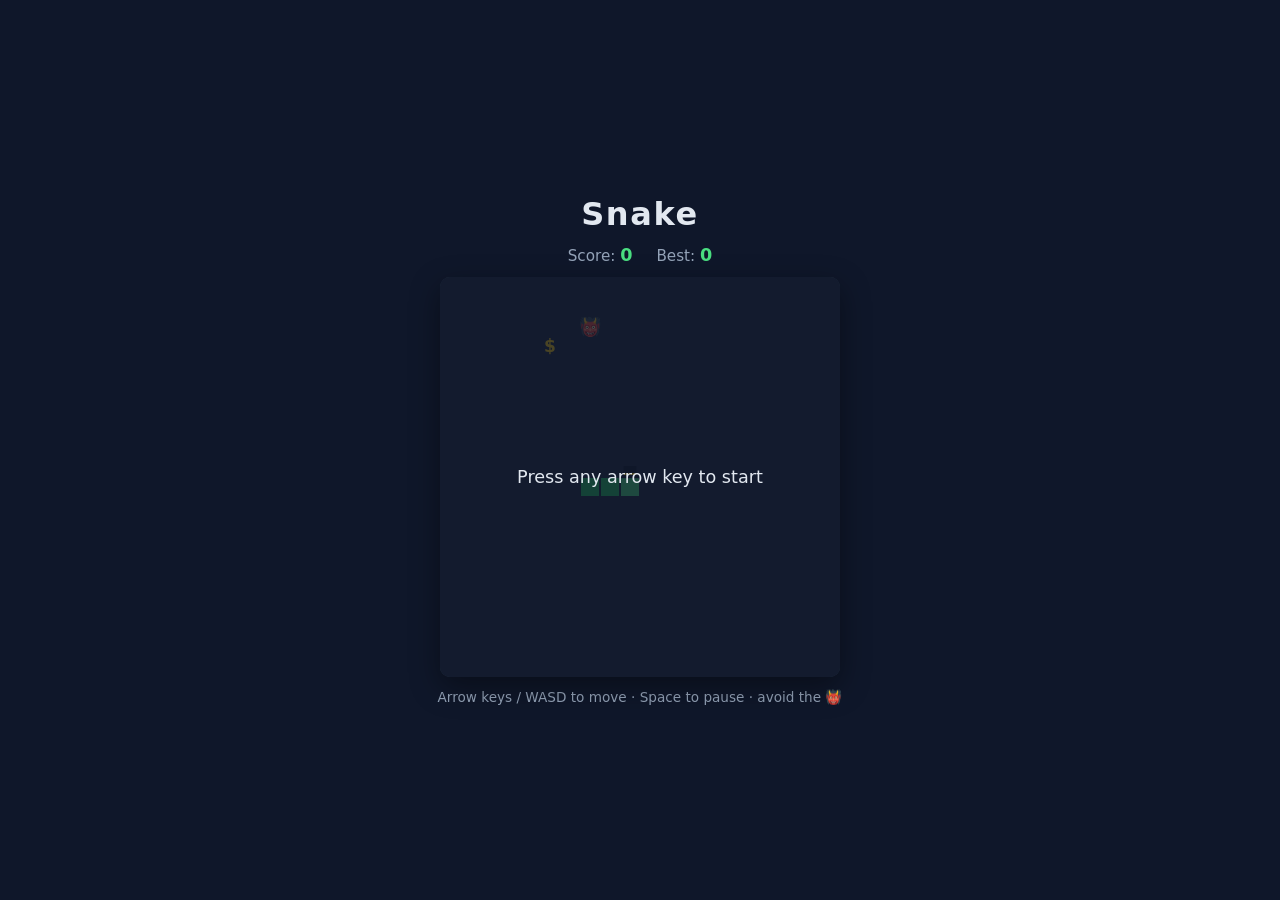
<file: game/index.html>
<!DOCTYPE html>
<html lang="en">
<head>
<meta charset="UTF-8">
<meta name="viewport" content="width=device-width, initial-scale=1.0">
<title>Snake</title>
<link rel="stylesheet" href="style.css">
</head>
<body>
  <main class="game-wrap">
    <h1>Snake</h1>
    <div class="hud">
      <span>Score: <strong id="score">0</strong></span>
      <span>Best: <strong id="best">0</strong></span>
    </div>
    <div class="board-wrap">
      <canvas id="board" width="400" height="400"></canvas>
      <div id="overlay" class="overlay">
        <p id="overlay-text">Press any arrow key to start</p>
      </div>
    </div>
    <p class="hint">Arrow keys / WASD to move · Space to pause · avoid the 👹</p>
  </main>
  <script src="script.js"></script>
</body>
</html>
</file>
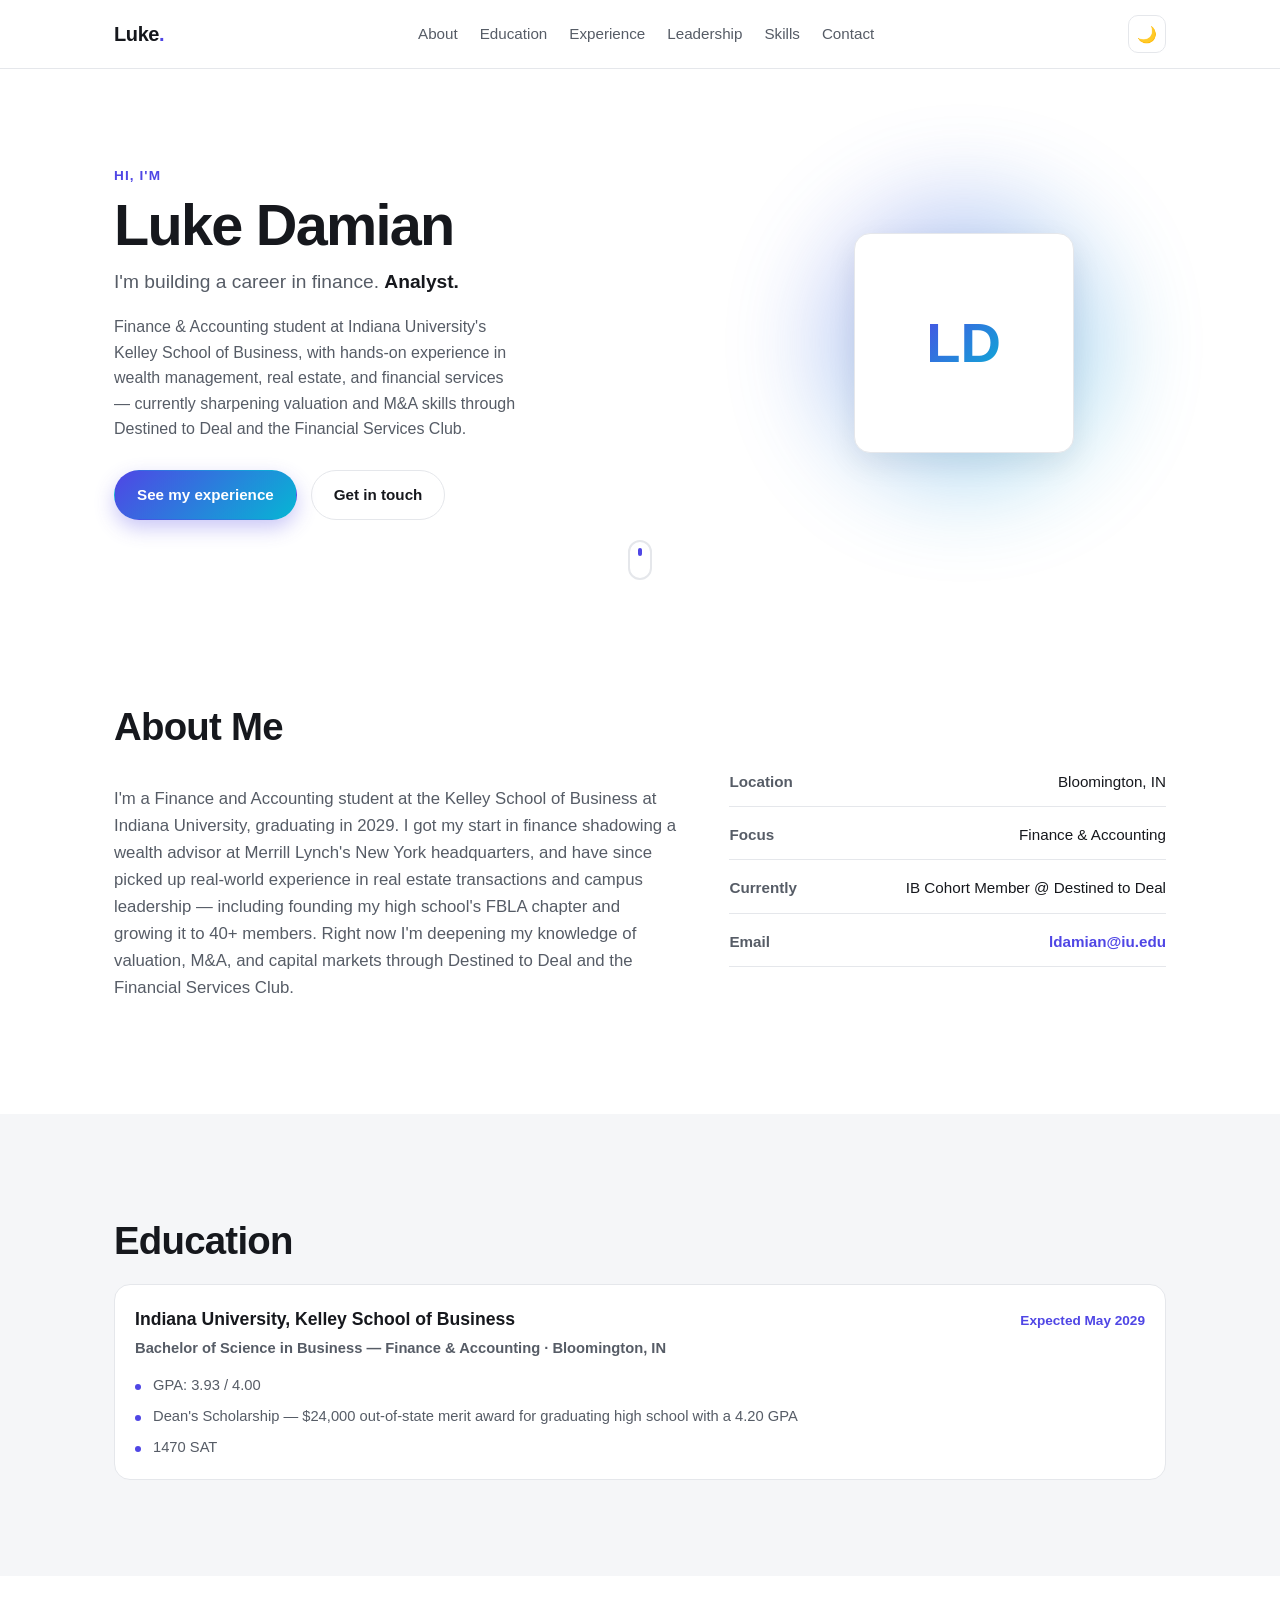
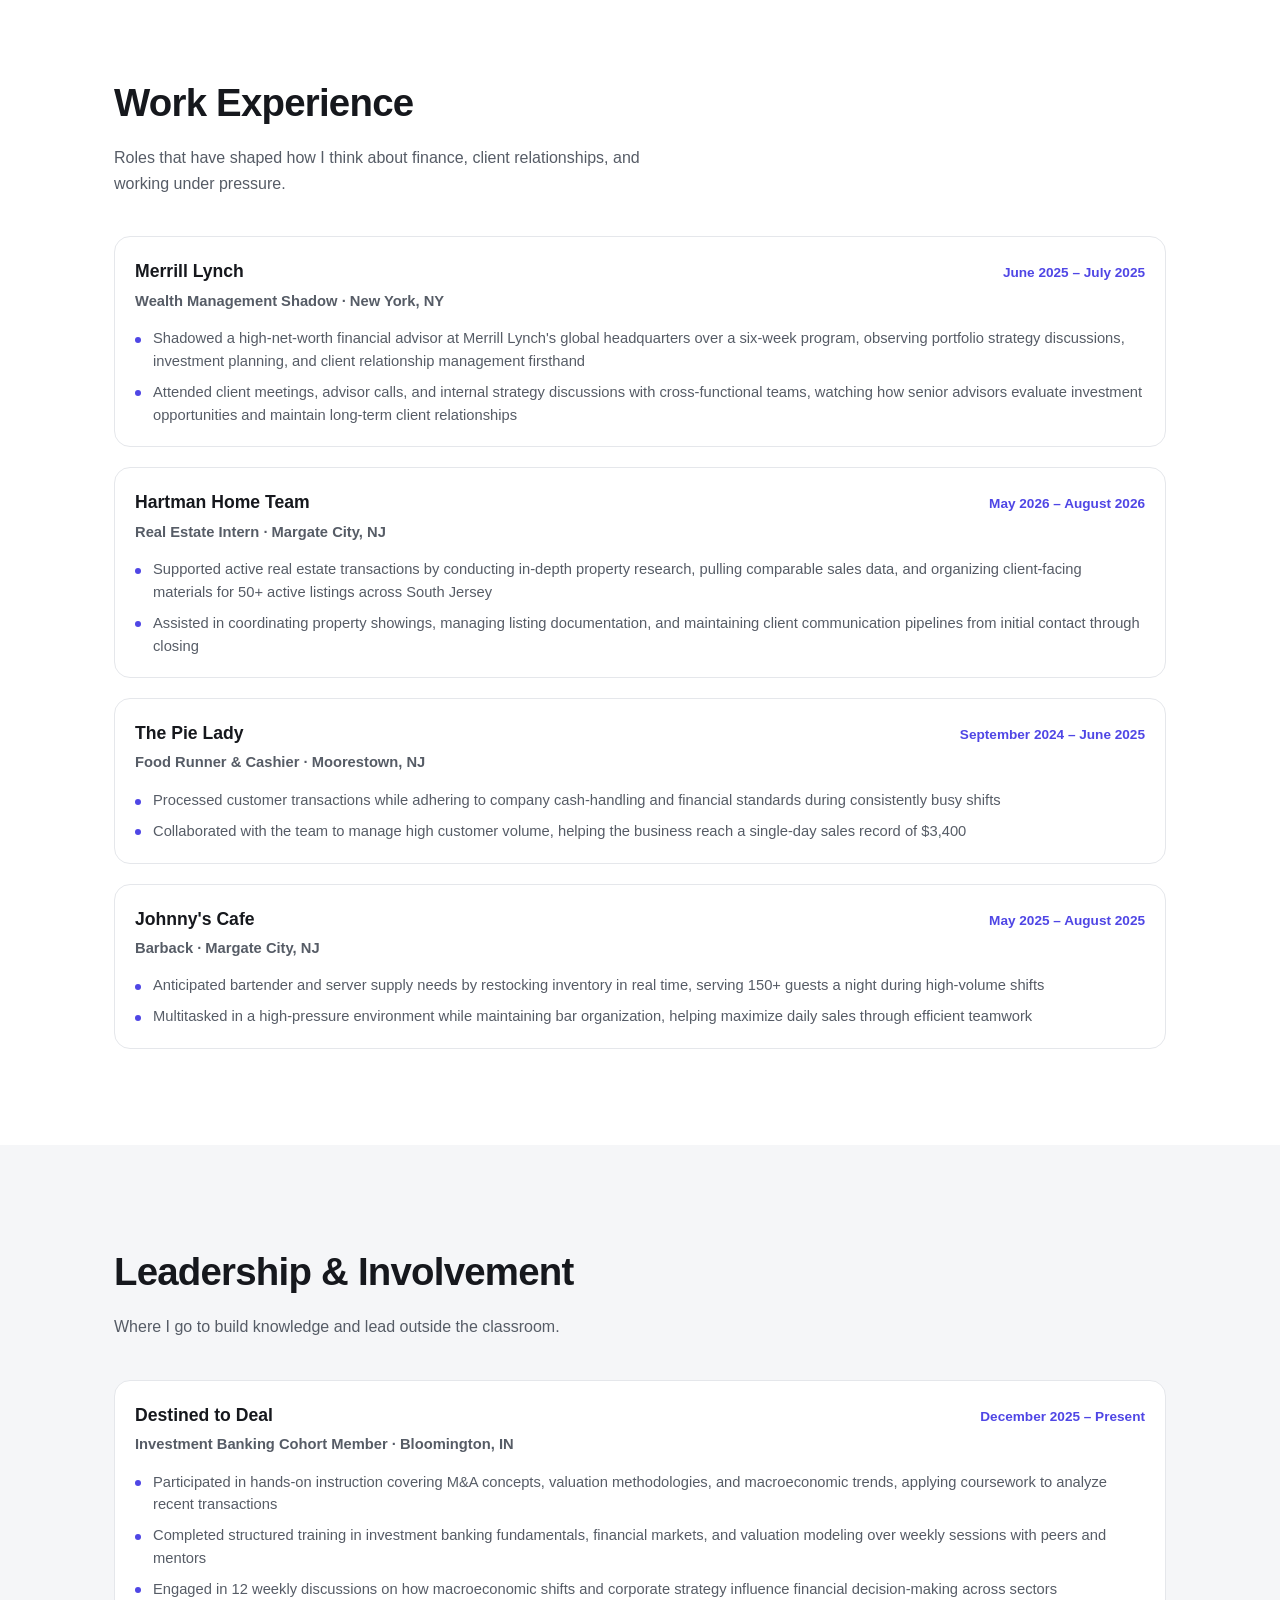
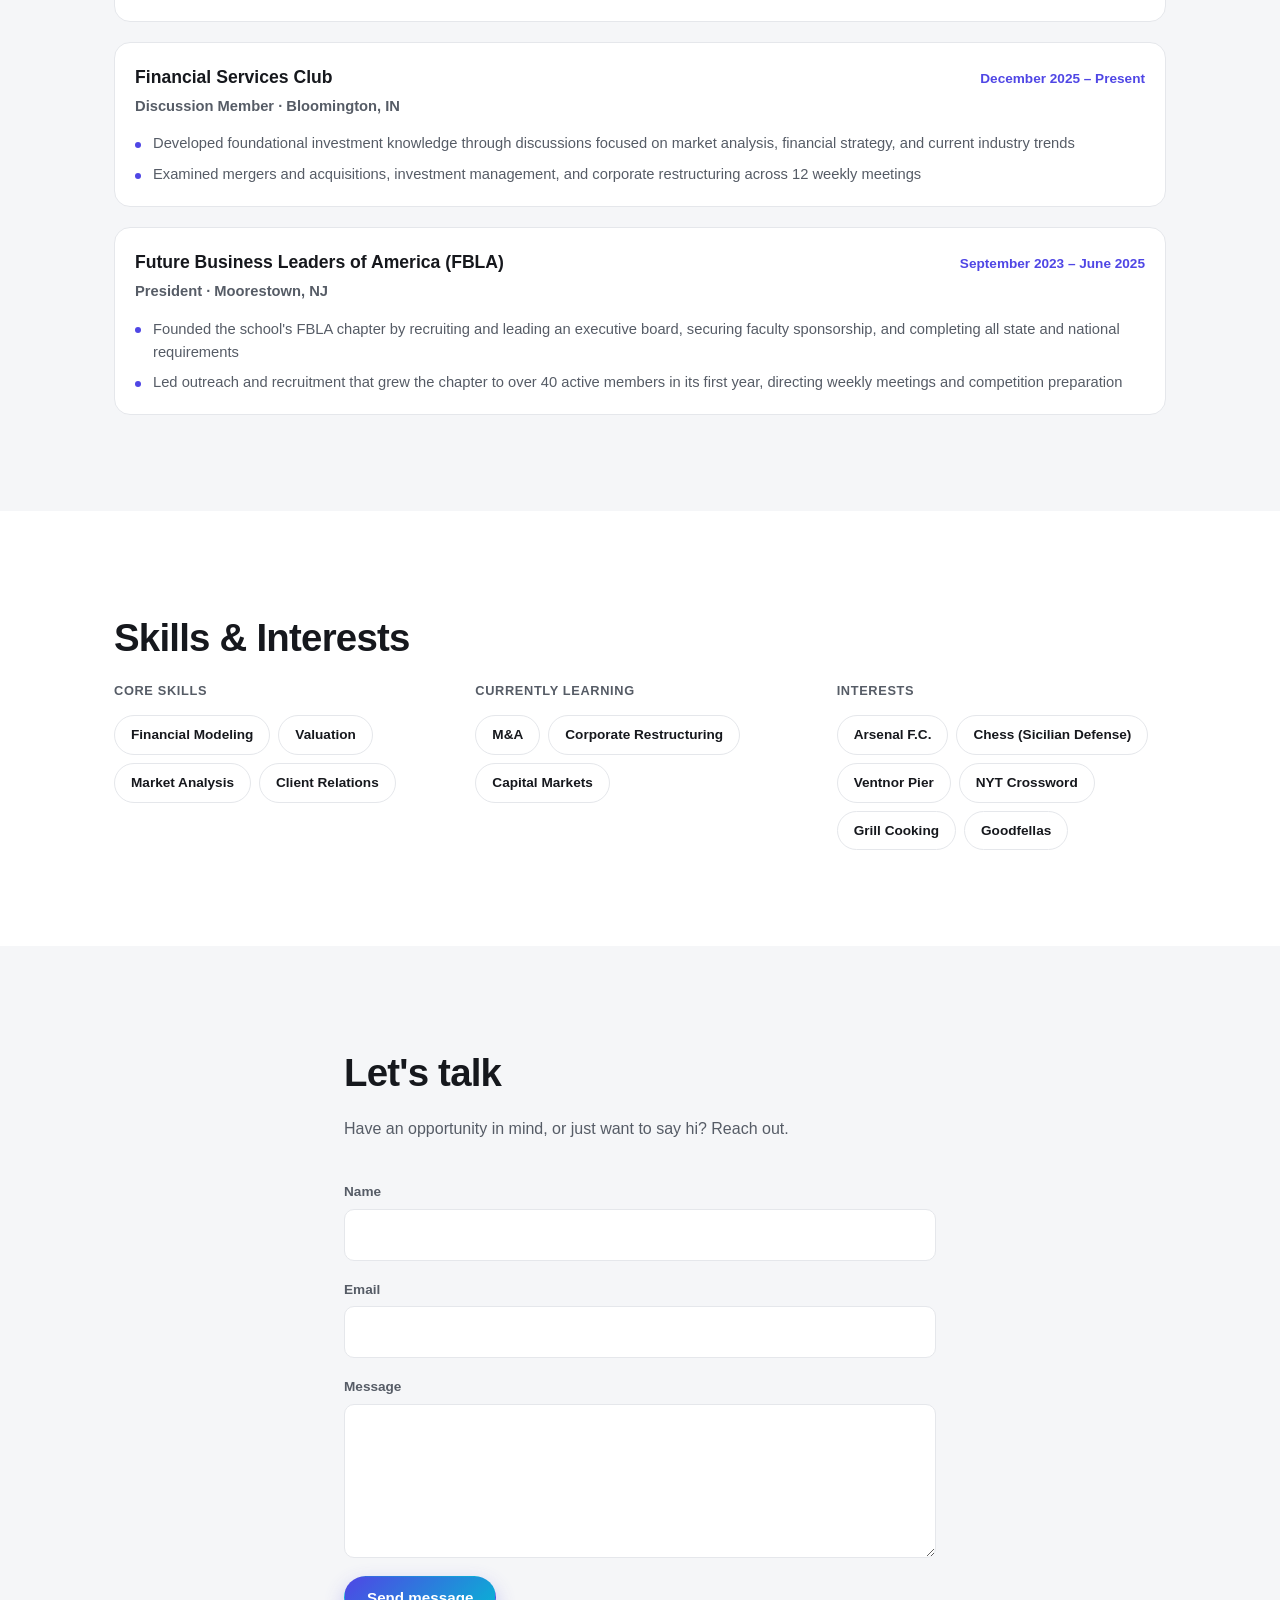
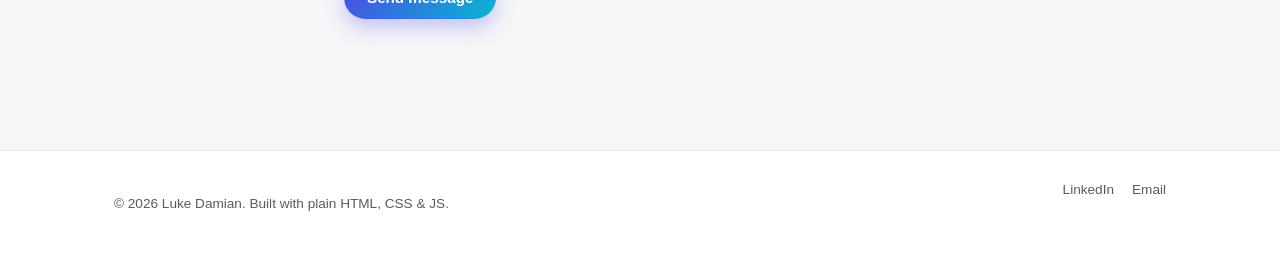
<file: website/index.html>
<!DOCTYPE html>
<html lang="en">
<head>
  <meta charset="UTF-8" />
  <meta name="viewport" content="width=device-width, initial-scale=1.0" />
  <title>Luke Damian — Portfolio</title>
  <meta name="description" content="Luke Damian — Finance &amp; Accounting student at the Kelley School of Business, Indiana University. Experience, leadership, and skills." />
  <link rel="icon" href="assets/favicon.svg" type="image/svg+xml" />
  <link rel="stylesheet" href="css/styles.css" />
</head>
<body>

  <!-- ===== Header / Nav ===== -->
  <header class="site-header">
    <div class="container nav-wrap">
      <a href="#home" class="logo">Luke<span>.</span></a>

      <nav class="nav" id="primary-nav">
        <a href="#about">About</a>
        <a href="#education">Education</a>
        <a href="#experience">Experience</a>
        <a href="#leadership">Leadership</a>
        <a href="#skills">Skills</a>
        <a href="#contact">Contact</a>
      </nav>

      <div class="nav-actions">
        <button id="theme-toggle" class="icon-btn" aria-label="Toggle dark mode" title="Toggle dark mode">
          <span aria-hidden="true">🌙</span>
        </button>
        <button id="nav-toggle" class="icon-btn menu-btn" aria-label="Toggle menu" aria-expanded="false" aria-controls="primary-nav">
          <span></span><span></span><span></span>
        </button>
      </div>
    </div>
  </header>

  <main>
    <!-- ===== Hero ===== -->
    <section id="home" class="hero">
      <div class="container hero-grid">
        <div class="hero-text reveal">
          <p class="eyebrow">Hi, I'm</p>
          <h1>Luke Damian</h1>
          <p class="tagline">
            I'm building a career in finance. <span class="typed" id="typed-role">Analyst.</span>
          </p>
          <p class="hero-sub">
            Finance &amp; Accounting student at Indiana University's Kelley School of
            Business, with hands-on experience in wealth management, real estate,
            and financial services — currently sharpening valuation and M&amp;A
            skills through Destined to Deal and the Financial Services Club.
          </p>
          <div class="hero-cta">
            <a href="#experience" class="btn btn-primary">See my experience</a>
            <a href="#contact" class="btn btn-ghost">Get in touch</a>
          </div>
        </div>
        <div class="hero-visual reveal" aria-hidden="true">
          <div class="blob"></div>
          <div class="avatar-card">
            <div class="avatar-placeholder">LD</div>
          </div>
        </div>
      </div>
      <a href="#about" class="scroll-cue" aria-label="Scroll to About">
        <span></span>
      </a>
    </section>

    <!-- ===== About ===== -->
    <section id="about" class="section">
      <div class="container">
        <h2 class="section-title reveal">About Me</h2>
        <div class="about-grid">
          <p class="about-text reveal">
            I'm a Finance and Accounting student at the Kelley School of Business
            at Indiana University, graduating in 2029. I got my start in finance
            shadowing a wealth advisor at Merrill Lynch's New York headquarters,
            and have since picked up real-world experience in real estate
            transactions and campus leadership — including founding my high
            school's FBLA chapter and growing it to 40+ members. Right now I'm
            deepening my knowledge of valuation, M&amp;A, and capital markets
            through Destined to Deal and the Financial Services Club.
          </p>
          <ul class="about-facts reveal">
            <li><strong>Location</strong><span>Bloomington, IN</span></li>
            <li><strong>Focus</strong><span>Finance &amp; Accounting</span></li>
            <li><strong>Currently</strong><span>IB Cohort Member @ Destined to Deal</span></li>
            <li><strong>Email</strong><span><a href="mailto:ldamian@iu.edu">ldamian@iu.edu</a></span></li>
          </ul>
        </div>
      </div>
    </section>

    <!-- ===== Education ===== -->
    <section id="education" class="section alt">
      <div class="container">
        <h2 class="section-title reveal">Education</h2>
        <div class="entries">
          <article class="card entry-card reveal">
            <div class="card-body">
              <div class="entry-head">
                <h3>Indiana University, Kelley School of Business</h3>
                <span class="entry-date">Expected May 2029</span>
              </div>
              <p class="entry-role">Bachelor of Science in Business — Finance &amp; Accounting · Bloomington, IN</p>
              <ul class="entry-list">
                <li>GPA: 3.93 / 4.00</li>
                <li>Dean's Scholarship — $24,000 out-of-state merit award for graduating high school with a 4.20 GPA</li>
                <li>1470 SAT</li>
              </ul>
            </div>
          </article>
        </div>
      </div>
    </section>

    <!-- ===== Experience ===== -->
    <section id="experience" class="section">
      <div class="container">
        <h2 class="section-title reveal">Work Experience</h2>
        <p class="section-sub reveal">Roles that have shaped how I think about finance, client relationships, and working under pressure.</p>

        <div class="entries">
          <article class="card entry-card reveal">
            <div class="card-body">
              <div class="entry-head">
                <h3>Merrill Lynch</h3>
                <span class="entry-date">June 2025 – July 2025</span>
              </div>
              <p class="entry-role">Wealth Management Shadow · New York, NY</p>
              <ul class="entry-list">
                <li>Shadowed a high-net-worth financial advisor at Merrill Lynch's global headquarters over a six-week program, observing portfolio strategy discussions, investment planning, and client relationship management firsthand</li>
                <li>Attended client meetings, advisor calls, and internal strategy discussions with cross-functional teams, watching how senior advisors evaluate investment opportunities and maintain long-term client relationships</li>
              </ul>
            </div>
          </article>

          <article class="card entry-card reveal">
            <div class="card-body">
              <div class="entry-head">
                <h3>Hartman Home Team</h3>
                <span class="entry-date">May 2026 – August 2026</span>
              </div>
              <p class="entry-role">Real Estate Intern · Margate City, NJ</p>
              <ul class="entry-list">
                <li>Supported active real estate transactions by conducting in-depth property research, pulling comparable sales data, and organizing client-facing materials for 50+ active listings across South Jersey</li>
                <li>Assisted in coordinating property showings, managing listing documentation, and maintaining client communication pipelines from initial contact through closing</li>
              </ul>
            </div>
          </article>

          <article class="card entry-card reveal">
            <div class="card-body">
              <div class="entry-head">
                <h3>The Pie Lady</h3>
                <span class="entry-date">September 2024 – June 2025</span>
              </div>
              <p class="entry-role">Food Runner &amp; Cashier · Moorestown, NJ</p>
              <ul class="entry-list">
                <li>Processed customer transactions while adhering to company cash-handling and financial standards during consistently busy shifts</li>
                <li>Collaborated with the team to manage high customer volume, helping the business reach a single-day sales record of $3,400</li>
              </ul>
            </div>
          </article>

          <article class="card entry-card reveal">
            <div class="card-body">
              <div class="entry-head">
                <h3>Johnny's Cafe</h3>
                <span class="entry-date">May 2025 – August 2025</span>
              </div>
              <p class="entry-role">Barback · Margate City, NJ</p>
              <ul class="entry-list">
                <li>Anticipated bartender and server supply needs by restocking inventory in real time, serving 150+ guests a night during high-volume shifts</li>
                <li>Multitasked in a high-pressure environment while maintaining bar organization, helping maximize daily sales through efficient teamwork</li>
              </ul>
            </div>
          </article>
        </div>
      </div>
    </section>

    <!-- ===== Leadership & Involvement ===== -->
    <section id="leadership" class="section alt">
      <div class="container">
        <h2 class="section-title reveal">Leadership &amp; Involvement</h2>
        <p class="section-sub reveal">Where I go to build knowledge and lead outside the classroom.</p>

        <div class="entries">
          <article class="card entry-card reveal">
            <div class="card-body">
              <div class="entry-head">
                <h3>Destined to Deal</h3>
                <span class="entry-date">December 2025 – Present</span>
              </div>
              <p class="entry-role">Investment Banking Cohort Member · Bloomington, IN</p>
              <ul class="entry-list">
                <li>Participated in hands-on instruction covering M&amp;A concepts, valuation methodologies, and macroeconomic trends, applying coursework to analyze recent transactions</li>
                <li>Completed structured training in investment banking fundamentals, financial markets, and valuation modeling over weekly sessions with peers and mentors</li>
                <li>Engaged in 12 weekly discussions on how macroeconomic shifts and corporate strategy influence financial decision-making across sectors</li>
              </ul>
            </div>
          </article>

          <article class="card entry-card reveal">
            <div class="card-body">
              <div class="entry-head">
                <h3>Financial Services Club</h3>
                <span class="entry-date">December 2025 – Present</span>
              </div>
              <p class="entry-role">Discussion Member · Bloomington, IN</p>
              <ul class="entry-list">
                <li>Developed foundational investment knowledge through discussions focused on market analysis, financial strategy, and current industry trends</li>
                <li>Examined mergers and acquisitions, investment management, and corporate restructuring across 12 weekly meetings</li>
              </ul>
            </div>
          </article>

          <article class="card entry-card reveal">
            <div class="card-body">
              <div class="entry-head">
                <h3>Future Business Leaders of America (FBLA)</h3>
                <span class="entry-date">September 2023 – June 2025</span>
              </div>
              <p class="entry-role">President · Moorestown, NJ</p>
              <ul class="entry-list">
                <li>Founded the school's FBLA chapter by recruiting and leading an executive board, securing faculty sponsorship, and completing all state and national requirements</li>
                <li>Led outreach and recruitment that grew the chapter to over 40 active members in its first year, directing weekly meetings and competition preparation</li>
              </ul>
            </div>
          </article>
        </div>
      </div>
    </section>

    <!-- ===== Skills & Interests ===== -->
    <section id="skills" class="section">
      <div class="container">
        <h2 class="section-title reveal">Skills &amp; Interests</h2>
        <div class="skills-grid reveal">
          <div class="skill-group">
            <h3>Core Skills</h3>
            <div class="pill-row">
              <span class="pill">Financial Modeling</span>
              <span class="pill">Valuation</span>
              <span class="pill">Market Analysis</span>
              <span class="pill">Client Relations</span>
            </div>
          </div>
          <div class="skill-group">
            <h3>Currently Learning</h3>
            <div class="pill-row">
              <span class="pill">M&amp;A</span>
              <span class="pill">Corporate Restructuring</span>
              <span class="pill">Capital Markets</span>
            </div>
          </div>
          <div class="skill-group">
            <h3>Interests</h3>
            <div class="pill-row">
              <span class="pill">Arsenal F.C.</span>
              <span class="pill">Chess (Sicilian Defense)</span>
              <span class="pill">Ventnor Pier</span>
              <span class="pill">NYT Crossword</span>
              <span class="pill">Grill Cooking</span>
              <span class="pill">Goodfellas</span>
            </div>
          </div>
        </div>
      </div>
    </section>

    <!-- ===== Contact ===== -->
    <section id="contact" class="section alt">
      <div class="container contact-wrap">
        <h2 class="section-title reveal">Let's talk</h2>
        <p class="section-sub reveal">
          Have an opportunity in mind, or just want to say hi? Reach out.
        </p>
        <form class="contact-form reveal" id="contact-form">
          <div class="field">
            <label for="name">Name</label>
            <input type="text" id="name" name="name" required />
          </div>
          <div class="field">
            <label for="email">Email</label>
            <input type="email" id="email" name="email" required />
          </div>
          <div class="field">
            <label for="message">Message</label>
            <textarea id="message" name="message" rows="5" required></textarea>
          </div>
          <button type="submit" class="btn btn-primary">Send message</button>
          <p class="form-note" id="form-note" role="status" aria-live="polite"></p>
        </form>
      </div>
    </section>
  </main>

  <footer class="site-footer">
    <div class="container footer-wrap">
      <p>&copy; <span id="year"></span> Luke Damian. Built with plain HTML, CSS &amp; JS.</p>
      <div class="socials">
        <!-- EDIT ME: add your real LinkedIn URL -->
        <a href="#" target="_blank" rel="noopener" aria-label="LinkedIn">LinkedIn</a>
        <a href="mailto:ldamian@iu.edu" aria-label="Email">Email</a>
      </div>
    </div>
  </footer>

  <script src="js/main.js"></script>
</body>
</html>
</file>
<file: game/style.css>
:root {
  --bg: #0f172a;
  --panel: #1e293b;
  --accent: #4ade80;
  --food: #f87171;
  --text: #e2e8f0;
  --muted: #94a3b8;
}

* { box-sizing: border-box; }

body {
  margin: 0;
  min-height: 100vh;
  display: flex;
  align-items: center;
  justify-content: center;
  background: var(--bg);
  color: var(--text);
  font-family: system-ui, -apple-system, "Segoe UI", sans-serif;
}

.game-wrap {
  display: flex;
  flex-direction: column;
  align-items: center;
  gap: 0.75rem;
  padding: 1.5rem;
  position: relative;
}

h1 {
  margin: 0;
  letter-spacing: 0.05em;
}

.hud {
  display: flex;
  gap: 1.5rem;
  font-size: 0.95rem;
  color: var(--muted);
}

.hud strong {
  color: var(--accent);
  font-size: 1.1rem;
}

.board-wrap {
  position: relative;
}

canvas {
  display: block;
  background: var(--panel);
  border-radius: 10px;
  box-shadow: 0 10px 30px rgba(0,0,0,0.4);
}

.hint {
  margin: 0;
  color: var(--muted);
  font-size: 0.85rem;
}

.overlay {
  position: absolute;
  inset: 0;
  display: flex;
  align-items: center;
  justify-content: center;
  background: rgba(15, 23, 42, 0.75);
  border-radius: 10px;
  text-align: center;
  padding: 1rem;
}

.overlay.hidden {
  display: none;
}

.overlay p {
  font-size: 1.1rem;
  margin: 0;
  max-width: 300px;
}
</file>
<file: website/css/styles.css>
/* =========================================================
   Design tokens
   ========================================================= */
:root {
  --bg: #ffffff;
  --bg-alt: #f5f6f8;
  --text: #16181d;
  --text-muted: #565c66;
  --accent: #4f46e5;
  --accent-2: #06b6d4;
  --card-bg: #ffffff;
  --border: #e5e7eb;
  --shadow: 0 10px 30px rgba(15, 23, 42, 0.08);
  --radius: 16px;
  --max-width: 1100px;
  --font: -apple-system, BlinkMacSystemFont, "Segoe UI", Roboto, Helvetica, Arial, sans-serif;
}

[data-theme="dark"] {
  --bg: #0f1115;
  --bg-alt: #14171d;
  --text: #eef0f4;
  --text-muted: #9aa1ad;
  --accent: #818cf8;
  --accent-2: #22d3ee;
  --card-bg: #191c23;
  --border: #262a33;
  --shadow: 0 10px 30px rgba(0, 0, 0, 0.4);
}

/* =========================================================
   Reset & base
   ========================================================= */
* { box-sizing: border-box; }
html { scroll-behavior: smooth; }

body {
  margin: 0;
  font-family: var(--font);
  background: var(--bg);
  color: var(--text);
  line-height: 1.6;
  transition: background 0.3s ease, color 0.3s ease;
}

img { max-width: 100%; display: block; }

a {
  color: inherit;
  text-decoration: none;
}

ul { list-style: none; margin: 0; padding: 0; }

.container {
  max-width: var(--max-width);
  margin: 0 auto;
  padding: 0 24px;
}

/* =========================================================
   Header
   ========================================================= */
.site-header {
  position: sticky;
  top: 0;
  z-index: 100;
  backdrop-filter: blur(10px);
  background: color-mix(in srgb, var(--bg) 85%, transparent);
  border-bottom: 1px solid var(--border);
}

.nav-wrap {
  display: flex;
  align-items: center;
  justify-content: space-between;
  height: 68px;
}

.logo {
  font-weight: 800;
  font-size: 1.25rem;
  letter-spacing: -0.02em;
}
.logo span { color: var(--accent); }

.nav {
  display: flex;
  gap: 22px;
}

.nav a {
  font-size: 0.95rem;
  font-weight: 500;
  color: var(--text-muted);
  position: relative;
  padding: 4px 0;
  transition: color 0.2s ease;
}

.nav a:hover { color: var(--text); }

.nav a::after {
  content: "";
  position: absolute;
  left: 0; bottom: -2px;
  width: 0%;
  height: 2px;
  background: var(--accent);
  transition: width 0.2s ease;
}
.nav a:hover::after { width: 100%; }

.nav-actions {
  display: flex;
  align-items: center;
  gap: 8px;
}

.icon-btn {
  background: none;
  border: 1px solid var(--border);
  border-radius: 10px;
  width: 38px;
  height: 38px;
  display: inline-flex;
  align-items: center;
  justify-content: center;
  cursor: pointer;
  font-size: 1rem;
  color: var(--text);
}

.menu-btn {
  display: none;
  flex-direction: column;
  gap: 4px;
}
.menu-btn span {
  width: 18px;
  height: 2px;
  background: var(--text);
  border-radius: 2px;
}

/* =========================================================
   Buttons
   ========================================================= */
.btn {
  display: inline-block;
  padding: 12px 22px;
  border-radius: 999px;
  font-weight: 600;
  font-size: 0.95rem;
  cursor: pointer;
  border: 1px solid transparent;
  transition: transform 0.15s ease, box-shadow 0.15s ease, background 0.2s ease;
}
.btn:hover { transform: translateY(-2px); }

.btn-primary {
  background: linear-gradient(135deg, var(--accent), var(--accent-2));
  color: #fff;
  box-shadow: 0 8px 20px rgba(79, 70, 229, 0.3);
}

.btn-ghost {
  background: transparent;
  border-color: var(--border);
  color: var(--text);
}
.btn-ghost:hover { border-color: var(--accent); color: var(--accent); }

/* =========================================================
   Hero
   ========================================================= */
.hero {
  position: relative;
  padding: 96px 0 80px;
  overflow: hidden;
}

.hero-grid {
  display: grid;
  grid-template-columns: 1.2fr 0.8fr;
  gap: 40px;
  align-items: center;
}

.eyebrow {
  color: var(--accent);
  font-weight: 700;
  text-transform: uppercase;
  letter-spacing: 0.08em;
  font-size: 0.85rem;
  margin: 0 0 8px;
}

.hero-text h1 {
  font-size: clamp(2.4rem, 5vw, 3.6rem);
  line-height: 1.05;
  margin: 0 0 12px;
  letter-spacing: -0.03em;
}

.tagline {
  font-size: 1.2rem;
  color: var(--text-muted);
  margin: 0 0 16px;
}
.typed { color: var(--text); font-weight: 700; }

.hero-sub {
  color: var(--text-muted);
  max-width: 46ch;
  margin: 0 0 28px;
}

.hero-cta { display: flex; gap: 14px; flex-wrap: wrap; }

.hero-visual {
  position: relative;
  height: 320px;
  display: flex;
  align-items: center;
  justify-content: center;
}

.blob {
  position: absolute;
  width: 280px;
  height: 280px;
  border-radius: 50%;
  background: linear-gradient(135deg, var(--accent), var(--accent-2));
  filter: blur(50px);
  opacity: 0.35;
}

.avatar-card {
  position: relative;
  width: 220px;
  height: 220px;
  border-radius: var(--radius);
  background: var(--card-bg);
  border: 1px solid var(--border);
  box-shadow: var(--shadow);
  display: flex;
  align-items: center;
  justify-content: center;
}

.avatar-placeholder {
  font-size: 3.5rem;
  font-weight: 800;
  background: linear-gradient(135deg, var(--accent), var(--accent-2));
  -webkit-background-clip: text;
  background-clip: text;
  color: transparent;
}

.scroll-cue {
  position: absolute;
  bottom: 20px;
  left: 50%;
  transform: translateX(-50%);
  width: 24px;
  height: 40px;
  border: 2px solid var(--border);
  border-radius: 20px;
  display: flex;
  justify-content: center;
  padding-top: 6px;
}
.scroll-cue span {
  width: 4px;
  height: 8px;
  background: var(--accent);
  border-radius: 4px;
  animation: scrollcue 1.6s infinite;
}
@keyframes scrollcue {
  0% { transform: translateY(0); opacity: 1; }
  100% { transform: translateY(10px); opacity: 0; }
}

/* =========================================================
   Sections
   ========================================================= */
.section { padding: 96px 0; }
.section.alt { background: var(--bg-alt); }

.section-title {
  font-size: clamp(1.8rem, 3vw, 2.4rem);
  letter-spacing: -0.02em;
  margin: 0 0 12px;
}

.section-sub {
  color: var(--text-muted);
  margin: 0 0 40px;
  max-width: 60ch;
}

/* About */
.about-grid {
  display: grid;
  grid-template-columns: 1.3fr 1fr;
  gap: 48px;
  align-items: start;
}

.about-text { color: var(--text-muted); font-size: 1.05rem; }

.about-facts {
  display: grid;
  gap: 16px;
}
.about-facts li {
  display: flex;
  justify-content: space-between;
  border-bottom: 1px solid var(--border);
  padding-bottom: 12px;
  font-size: 0.95rem;
}
.about-facts strong { color: var(--text-muted); font-weight: 600; }
.about-facts a { color: var(--accent); font-weight: 600; }

/* Projects */
.projects-grid {
  display: grid;
  grid-template-columns: repeat(auto-fit, minmax(280px, 1fr));
  gap: 24px;
}

.card {
  background: var(--card-bg);
  border: 1px solid var(--border);
  border-radius: var(--radius);
  overflow: hidden;
  transition: transform 0.2s ease, box-shadow 0.2s ease;
}
.card:hover {
  transform: translateY(-6px);
  box-shadow: var(--shadow);
}

.card-thumb {
  height: 140px;
  background: linear-gradient(135deg, var(--accent), var(--accent-2));
  position: relative;
  opacity: 0.85;
}
.card-thumb::after {
  content: attr(data-label);
  position: absolute;
  bottom: 10px;
  right: 14px;
  color: rgba(255,255,255,0.85);
  font-weight: 800;
  font-size: 1.6rem;
}

.card-body { padding: 20px; }
.card-body h3 { margin: 0 0 8px; font-size: 1.1rem; }
.card-body p {
  color: var(--text-muted);
  font-size: 0.92rem;
  margin: 0 0 14px;
}

.tags {
  display: flex;
  flex-wrap: wrap;
  gap: 6px;
  margin-bottom: 14px;
}
.tags span {
  font-size: 0.75rem;
  font-weight: 600;
  padding: 4px 10px;
  border-radius: 999px;
  background: var(--bg-alt);
  color: var(--text-muted);
  border: 1px solid var(--border);
}

.card-links { display: flex; gap: 16px; }
.card-links a {
  font-size: 0.85rem;
  font-weight: 700;
  color: var(--accent);
}
.card-links a:hover { text-decoration: underline; }

/* Timeline entries (Education / Experience / Leadership) */
.entries {
  display: grid;
  gap: 20px;
}
.entry-head {
  display: flex;
  justify-content: space-between;
  align-items: baseline;
  flex-wrap: wrap;
  gap: 8px;
  margin-bottom: 4px;
}
.entry-head h3 { margin: 0; font-size: 1.1rem; }
.entry-date {
  font-size: 0.85rem;
  font-weight: 600;
  color: var(--accent);
  white-space: nowrap;
}
.entry-role {
  color: var(--text-muted);
  font-size: 0.95rem;
  margin: 0 0 14px;
  font-weight: 600;
}
.entry-list {
  display: grid;
  gap: 8px;
}
.entry-list li {
  position: relative;
  padding-left: 18px;
  color: var(--text-muted);
  font-size: 0.92rem;
  line-height: 1.55;
}
.entry-list li::before {
  content: "";
  position: absolute;
  left: 0;
  top: 0.65em;
  width: 6px;
  height: 6px;
  border-radius: 50%;
  background: var(--accent);
}

/* Skills */
.skills-grid {
  display: grid;
  grid-template-columns: repeat(auto-fit, minmax(220px, 1fr));
  gap: 32px;
}
.skill-group h3 {
  font-size: 1rem;
  color: var(--text-muted);
  margin: 0 0 14px;
  text-transform: uppercase;
  letter-spacing: 0.05em;
  font-size: 0.8rem;
}
.pill-row { display: flex; flex-wrap: wrap; gap: 8px; }
.pill {
  padding: 8px 16px;
  border-radius: 999px;
  background: var(--card-bg);
  border: 1px solid var(--border);
  font-size: 0.85rem;
  font-weight: 600;
}

/* Contact */
.contact-wrap { max-width: 640px; }
.contact-form {
  display: grid;
  gap: 18px;
  margin-top: 12px;
}
.field { display: grid; gap: 6px; }
.field label {
  font-size: 0.85rem;
  font-weight: 600;
  color: var(--text-muted);
}
.field input,
.field textarea {
  font: inherit;
  padding: 12px 14px;
  border-radius: 10px;
  border: 1px solid var(--border);
  background: var(--card-bg);
  color: var(--text);
  resize: vertical;
}
.field input:focus,
.field textarea:focus {
  outline: none;
  border-color: var(--accent);
}
.contact-form .btn { justify-self: start; }
.form-note {
  font-size: 0.9rem;
  color: var(--accent);
  min-height: 1.2em;
  margin: 0;
}

/* =========================================================
   Footer
   ========================================================= */
.site-footer {
  border-top: 1px solid var(--border);
  padding: 28px 0;
}
.footer-wrap {
  display: flex;
  justify-content: space-between;
  flex-wrap: wrap;
  gap: 12px;
  font-size: 0.85rem;
  color: var(--text-muted);
}
.socials { display: flex; gap: 18px; }
.socials a:hover { color: var(--accent); }

/* =========================================================
   Scroll reveal
   ========================================================= */
.reveal {
  opacity: 0;
  transform: translateY(24px);
  transition: opacity 0.6s ease, transform 0.6s ease;
}
.reveal.in-view {
  opacity: 1;
  transform: translateY(0);
}

/* =========================================================
   Responsive
   ========================================================= */
@media (max-width: 860px) {
  .hero-grid { grid-template-columns: 1fr; }
  .hero-visual { order: -1; height: 220px; }
  .about-grid { grid-template-columns: 1fr; }

  .nav {
    position: absolute;
    top: 68px;
    left: 0;
    right: 0;
    background: var(--bg);
    border-bottom: 1px solid var(--border);
    flex-direction: column;
    padding: 16px 24px;
    gap: 16px;
    display: none;
  }
  .nav.open { display: flex; }
  .menu-btn { display: flex; }
}

@media (prefers-reduced-motion: reduce) {
  html { scroll-behavior: auto; }
  .reveal { transition: none; opacity: 1; transform: none; }
}
</file>
